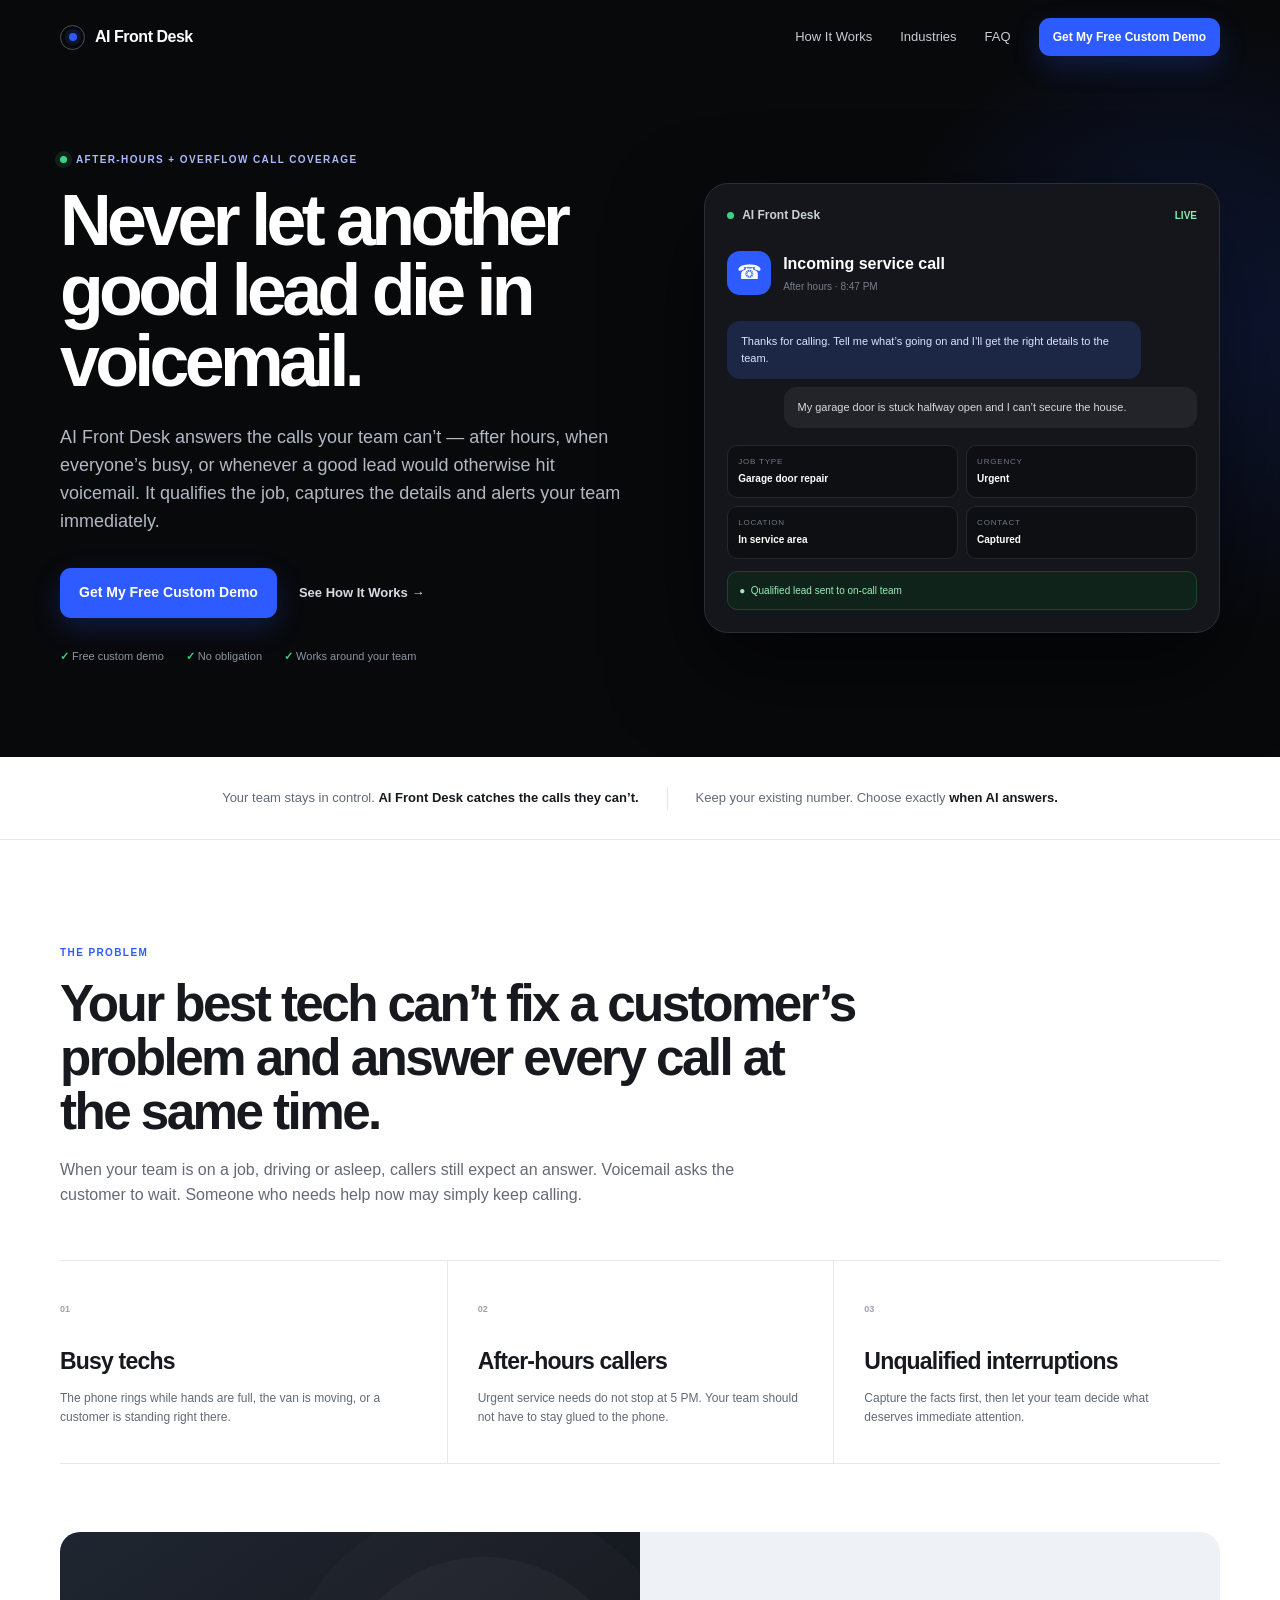
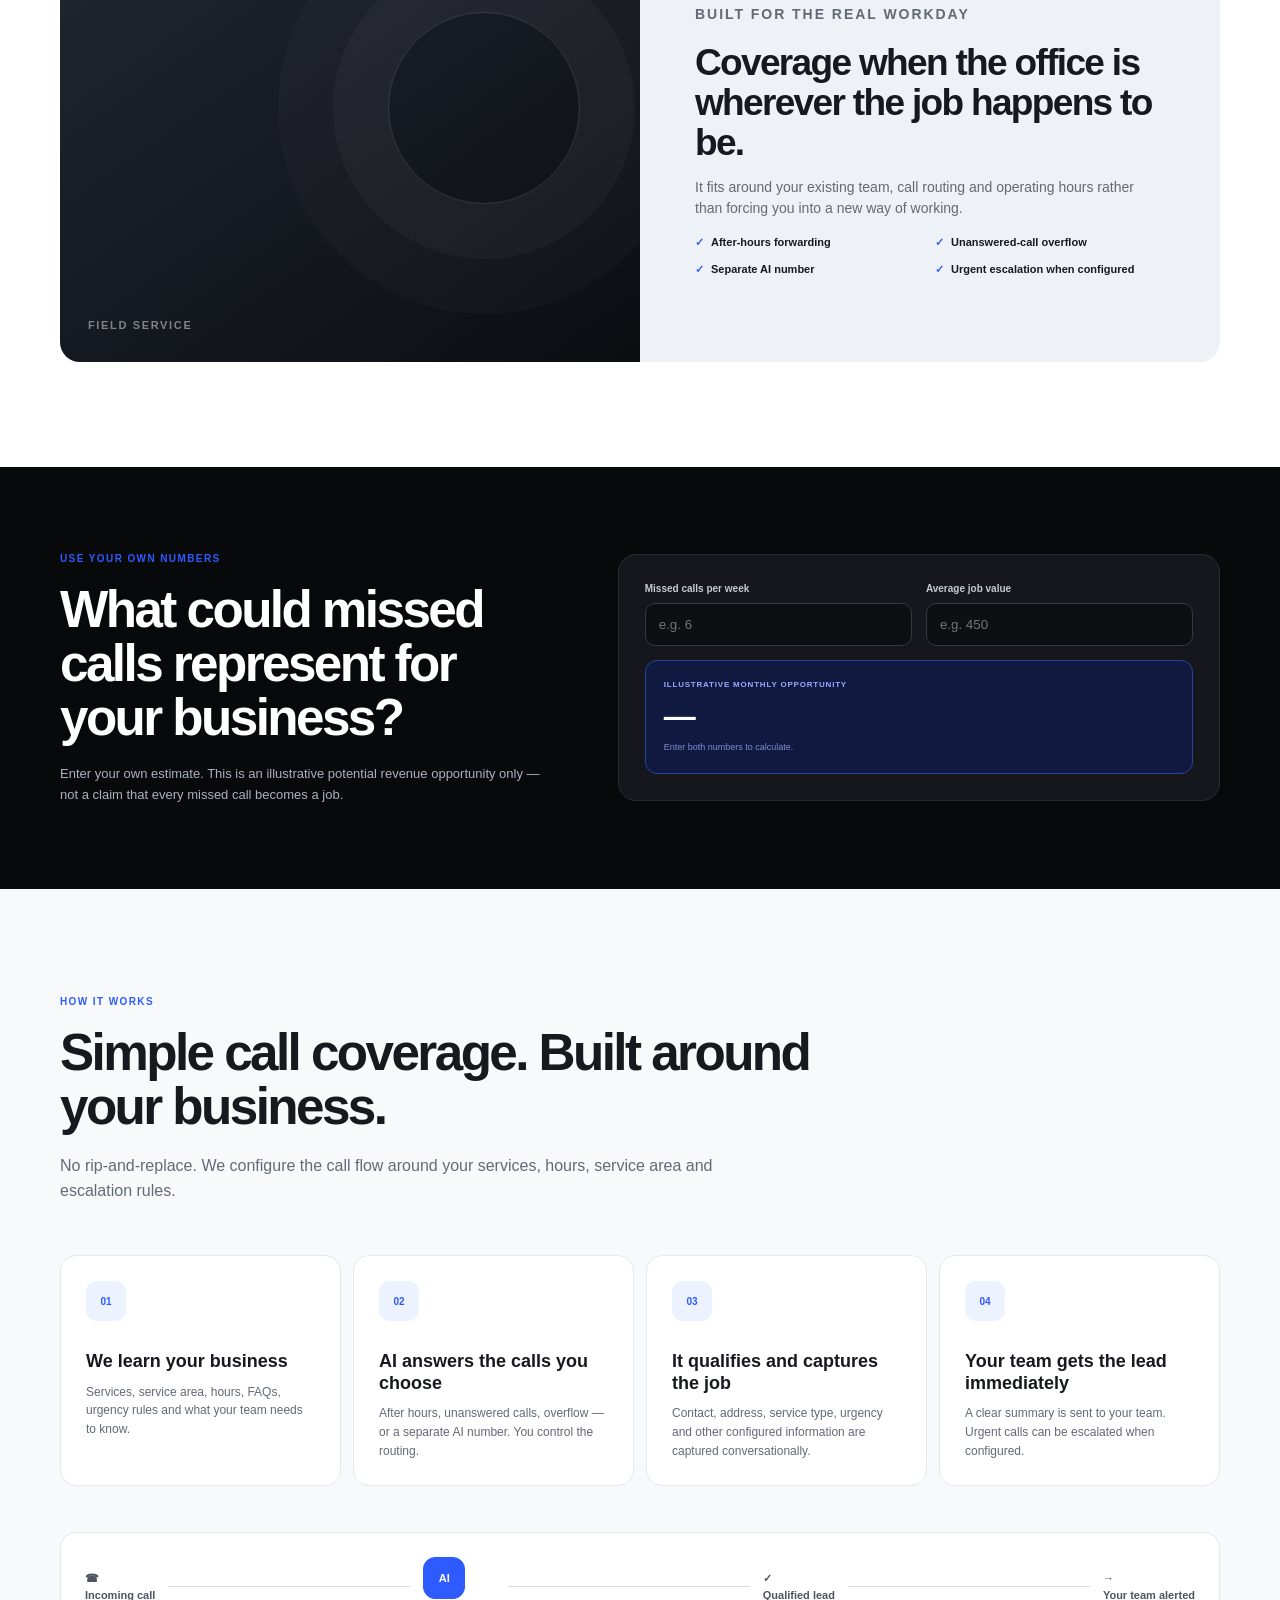
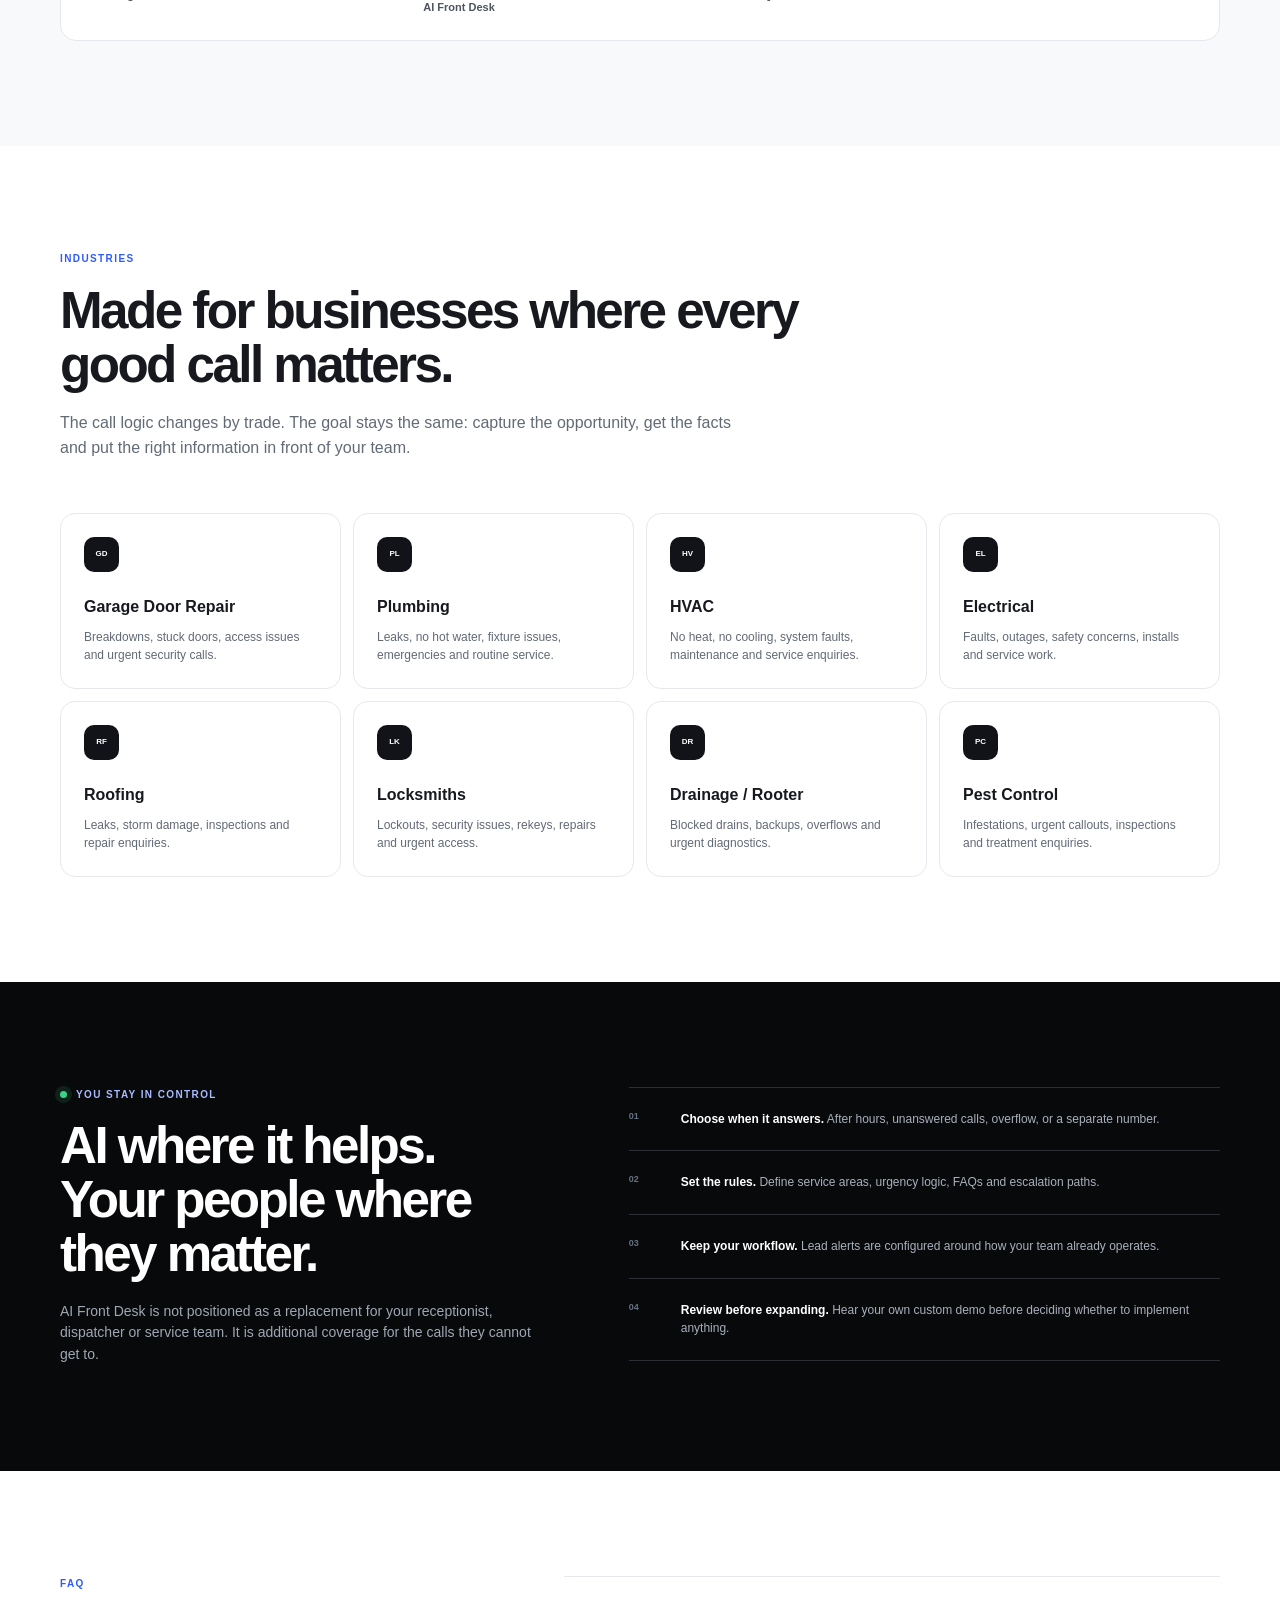
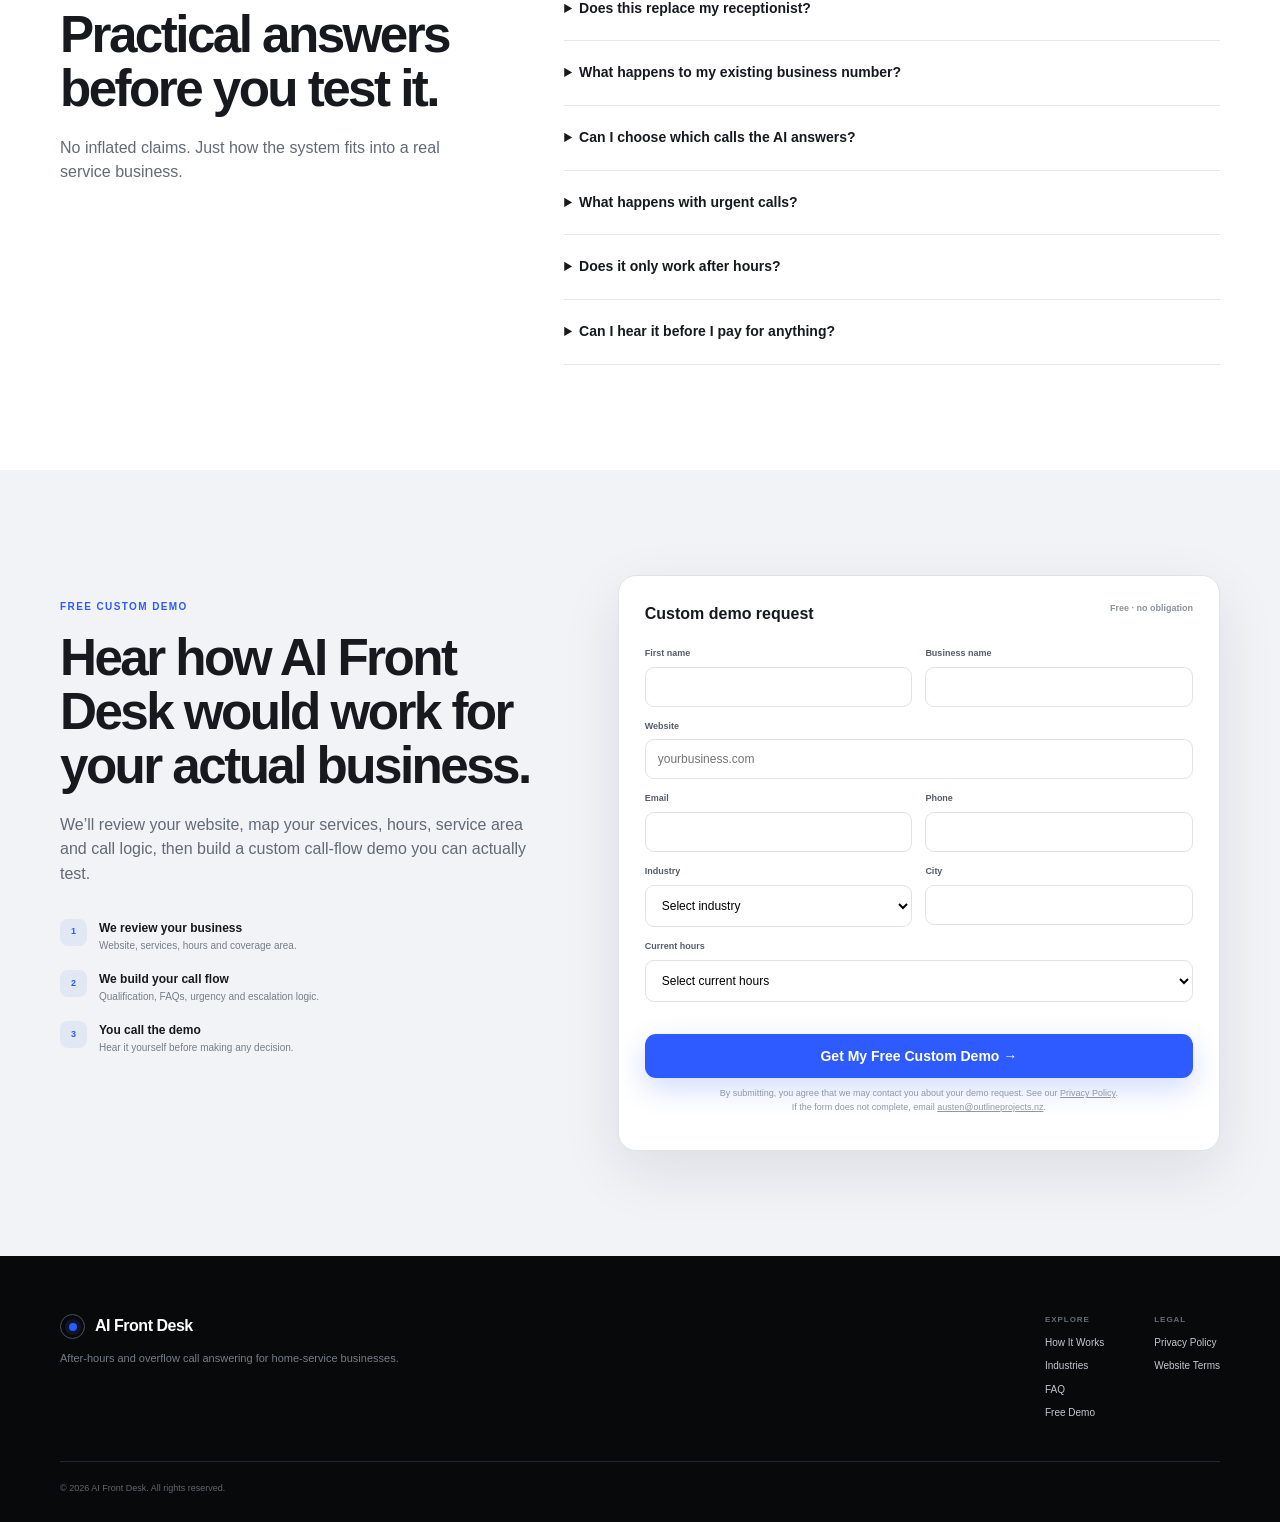
<file: ai-front-desk/index.html>
<!doctype html>
<html lang="en"><head><meta charset="utf-8"><meta name="viewport" content="width=device-width,initial-scale=1"><title>AI Front Desk | After-Hours & Overflow Call Answering</title><meta name="description" content="AI Front Desk answers the calls your team can't, qualifies the job, captures the lead and alerts your team. Built for home-service businesses."><meta name="robots" content="index,follow,max-image-preview:large"><meta name="theme-color" content="#08090b"><meta property="og:title" content="Never let another good lead die in voicemail."><meta property="og:description" content="After-hours and overflow AI phone answering built around your existing home-service business."><meta property="og:type" content="website"><link rel="apple-touch-icon" sizes="180x180" href="apple-touch-icon.png"><link rel="icon" href="data:image/svg+xml,%3Csvg xmlns='http://www.w3.org/2000/svg' viewBox='0 0 64 64'%3E%3Crect width='64' height='64' rx='16' fill='%2308090b'/%3E%3Ccircle cx='32' cy='32' r='8' fill='%232d5bff'/%3E%3C/svg%3E"><script type="application/ld+json">{"@context":"https://schema.org","@type":"Organization","name":"AI Front Desk","description":"AI phone answering and lead capture for home-service businesses.","makesOffer":{"@type":"Offer","name":"Free Custom Demo","price":"0","priceCurrency":"USD"}}</script><style>
:root{--ink:#08090b;--text:#17191e;--muted:#626a76;--line:#e5e8ee;--soft:#f5f7fa;--blue:#2d5bff;--blue2:#1946e8;--green:#39d487;--r:20px}*{box-sizing:border-box}html{scroll-behavior:smooth}body{margin:0;font-family:Inter,-apple-system,BlinkMacSystemFont,"Segoe UI",Arial,sans-serif;color:var(--text);line-height:1.55;background:#fff;-webkit-font-smoothing:antialiased}a{text-decoration:none;color:inherit}.wrap{width:min(1160px,calc(100% - 40px));margin:auto}.dark{background:var(--ink);color:#fff}.nav{position:fixed;z-index:50;inset:0 0 auto;color:#fff;border-bottom:1px solid transparent}.nav.on{background:rgba(8,9,11,.9);backdrop-filter:blur(14px);border-color:#22252b}.navin{height:74px;display:flex;align-items:center;gap:28px}.brand{display:flex;align-items:center;gap:10px;font-weight:800;letter-spacing:-.03em}.logo{width:25px;height:25px;border:1px solid #4b4f58;border-radius:50%;display:grid;place-items:center}.logo:after{content:"";width:8px;height:8px;border-radius:50%;background:var(--blue);box-shadow:0 0 0 4px #2d5bff26}.links{display:flex;gap:28px;margin-left:auto;font-size:13px;color:#c7ccd5}.btn{display:inline-flex;align-items:center;justify-content:center;background:var(--blue);color:#fff;border:0;border-radius:11px;padding:14px 19px;font-weight:800;font-size:14px;box-shadow:0 10px 28px #2d5bff38;transition:.2s}.btn:hover{background:var(--blue2);transform:translateY(-1px)}.btn.sm{padding:10px 14px;font-size:12px}.hero{padding:152px 0 92px;overflow:hidden;position:relative}.hero:after{content:"";position:absolute;width:650px;height:650px;right:-230px;top:0;background:radial-gradient(circle,#2d5bff30,transparent 68%);border-radius:50%}.herogrid{display:grid;grid-template-columns:1.05fr .95fr;gap:74px;align-items:center;position:relative;z-index:2}.eyebrow{font-size:10px;font-weight:900;letter-spacing:.14em;color:var(--blue);margin:0 0 17px}.eyebrow.live{color:#aabaff}.eyebrow.live:before{content:"";display:inline-block;width:7px;height:7px;border-radius:50%;background:var(--green);margin-right:9px;box-shadow:0 0 0 5px #39d4871f}.hero h1{font-size:clamp(48px,5.6vw,78px);line-height:.99;letter-spacing:-.065em;margin:0;max-width:680px}.hero .lead{font-size:18px;color:#b2b9c4;max-width:650px;margin:27px 0 0}.actions{display:flex;gap:22px;align-items:center;margin-top:32px}.secondary{font-size:13px;font-weight:800;color:#d7dbe2}.proof{display:flex;gap:22px;flex-wrap:wrap;color:#8d95a2;font-size:11px;margin-top:30px}.proof b{color:var(--green)}.phone{position:relative;background:#14161b;border:1px solid #2b2e36;border-radius:24px;padding:22px;box-shadow:0 35px 90px #0009}.phonetop{display:flex;align-items:center;gap:8px;color:#cbd0d8;font-size:12px;font-weight:800}.dot{width:7px;height:7px;border-radius:50%;background:var(--green)}.phonetop small{margin-left:auto;color:#7df0ad}.call{display:flex;align-items:center;gap:12px;margin:26px 0}.calli{width:44px;height:44px;border-radius:13px;background:var(--blue);display:grid;place-items:center;font-size:20px}.call strong,.call span{display:block}.call span{font-size:10px;color:#777f8b;margin-top:2px}.bubble{padding:12px 14px;border-radius:13px;font-size:11px;max-width:88%;margin:8px 0}.ai{background:#1c2746;color:#dce4ff}.caller{background:#22242a;margin-left:auto;color:#d5d9e0}.qual{display:grid;grid-template-columns:1fr 1fr;gap:8px;margin-top:17px}.qual div{background:#0d0f12;border:1px solid #24272e;border-radius:10px;padding:10px}.qual span,.qual strong{display:block}.qual span{font-size:8px;color:#707987;letter-spacing:.1em}.qual strong{font-size:10px;margin-top:3px}.alert{margin-top:12px;padding:11px;border-radius:10px;background:#10231a;border:1px solid #20452f;color:#9cedbb;font-size:10px}.strip{border-bottom:1px solid var(--line)}.stripin{min-height:82px;display:flex;justify-content:center;align-items:center;gap:28px;text-align:center;font-size:13px;color:#626a76}.stripin strong{color:#17191e}.vline{width:1px;height:24px;background:var(--line)}section.std{padding:105px 0}.head{max-width:800px;margin-bottom:52px}.head h2,.calc-copy h2,.control h2,.demo-copy h2{font-size:clamp(36px,4vw,57px);line-height:1.05;letter-spacing:-.05em;margin:0}.head>p:last-child,.calc-copy>p:last-child,.control>p:last-child,.demo-copy>p:last-of-type{color:var(--muted);font-size:16px;max-width:700px;margin:20px 0 0}.pain{display:grid;grid-template-columns:repeat(3,1fr);border-block:1px solid var(--line)}.pain article{padding:34px 30px 36px 0}.pain article+article{padding-left:30px;border-left:1px solid var(--line)}.n{font-size:9px;color:#9ca3af;font-weight:900}.pain h3{font-size:23px;letter-spacing:-.035em;margin:24px 0 10px}.pain p,.step p,.industry p{font-size:12px;color:var(--muted);margin:0}.reality{margin-top:68px;background:#eef1f5;border-radius:var(--r);display:grid;grid-template-columns:1fr 1fr;overflow:hidden}.photo{min-height:430px;background:linear-gradient(145deg,#202631,#0b0d11);position:relative}.photo:before{content:"FIELD SERVICE";position:absolute;left:28px;bottom:28px;color:#ffffff77;font-size:11px;letter-spacing:.15em;font-weight:900}.photo:after{content:"";position:absolute;width:190px;height:190px;border:1px solid #ffffff25;border-radius:50%;right:60px;top:80px;box-shadow:0 0 0 55px #ffffff08,0 0 0 110px #ffffff05}.realcopy{padding:55px;align-self:center}.realcopy h3{font-size:37px;line-height:1.08;letter-spacing:-.045em;margin:0}.realcopy p{color:var(--muted);font-size:14px}.checks{display:grid;grid-template-columns:1fr 1fr;gap:10px;list-style:none;padding:0;font-size:11px;font-weight:800}.checks li:before{content:"✓";color:var(--blue);margin-right:7px}.calcsec{padding:84px 0}.calcgrid{display:grid;grid-template-columns:.9fr 1.1fr;gap:65px;align-items:center}.calc-copy>p:last-child{color:#aab2be;font-size:13px}.calculator{background:#15171d;border:1px solid #2a2d35;border-radius:18px;padding:26px;display:grid;grid-template-columns:1fr 1fr;gap:14px}.calculator label{font-size:10px;color:#c4cad3;font-weight:800}.calculator input{display:block;width:100%;margin-top:7px;background:#0d0f13;border:1px solid #343844;border-radius:10px;padding:13px;color:#fff;outline:0}.result{grid-column:1/-1;background:#101a40;border:1px solid #27439d;border-radius:12px;padding:18px}.result span,.result strong,.result small{display:block}.result span{font-size:8px;color:#98aaff;letter-spacing:.1em;font-weight:900}.result strong{font-size:32px;letter-spacing:-.04em}.result small{color:#7d8fcf;font-size:9px}.soft{background:#f8f9fb}.steps{display:grid;grid-template-columns:repeat(4,1fr);gap:12px}.step{border:1px solid var(--line);background:#fff;border-radius:16px;padding:25px}.step .num{width:40px;height:40px;border-radius:11px;background:#edf2ff;color:var(--blue);display:grid;place-items:center;font-size:10px;font-weight:900}.step h3{font-size:18px;line-height:1.2;margin:30px 0 10px}.flow{margin-top:46px;padding:24px;border:1px solid var(--line);background:#fff;border-radius:16px;display:flex;align-items:center;justify-content:space-between;gap:13px;font-size:11px;font-weight:800;color:#4e5561}.flow b{width:42px;height:42px;display:grid;place-items:center;border:1px solid #dce0e6;border-radius:12px;background:#fafbfc}.flow .ai-box b{background:var(--blue);color:#fff;border-color:var(--blue)}.arrow{height:1px;background:#d8dce3;flex:1}.industries{display:grid;grid-template-columns:repeat(4,1fr);gap:12px}.industry{border:1px solid var(--line);border-radius:15px;padding:23px;min-height:170px}.tag{width:35px;height:35px;border-radius:10px;background:#111318;color:#fff;display:grid;place-items:center;font-size:8px;font-weight:900}.industry h3{margin:23px 0 8px;font-size:16px}.controlgrid{display:grid;grid-template-columns:.9fr 1.1fr;gap:85px}.control>p:last-child{color:#9fa7b4;font-size:14px}.control-list{border-top:1px solid #2b2e35}.control-list div{display:grid;grid-template-columns:34px 1fr;gap:18px;padding:22px 0;border-bottom:1px solid #2b2e35}.control-list span{font-size:9px;color:#657080;font-weight:900}.control-list p{margin:0;color:#a8b0bc;font-size:12px}.control-list strong{color:#fff}.faqgrid{display:grid;grid-template-columns:.78fr 1.22fr;gap:85px}.faq{border-top:1px solid var(--line)}details{border-bottom:1px solid var(--line)}summary{padding:21px 32px 21px 0;cursor:pointer;font-weight:800;font-size:14px}details p{color:var(--muted);font-size:12px;margin:0;padding:0 35px 22px 0}.demosec{background:#f1f3f7}.demogrid{display:grid;grid-template-columns:.9fr 1.1fr;gap:65px}.demo-copy{padding-top:24px}.demo-points{margin-top:32px}.demo-points div{display:flex;gap:12px;margin:17px 0}.demo-points span{width:27px;height:27px;border-radius:8px;background:#e2e7f4;color:var(--blue);display:grid;place-items:center;font-size:9px;font-weight:900;flex:0 0 auto}.demo-points p{margin:0;font-size:12px}.demo-points small{display:block;color:#767e8a}.formcard{background:#fff;border:1px solid #dfe3e9;border-radius:18px;padding:26px;box-shadow:0 20px 60px #10182818}.formhead{display:flex;justify-content:space-between;margin-bottom:20px;font-weight:800}.formhead small{font-size:9px;color:#8b929d}.formgrid{display:grid;grid-template-columns:1fr 1fr;gap:13px}.formgrid label{font-size:9px;font-weight:800;color:#555d68}.formgrid input,.formgrid select{width:100%;margin-top:6px;padding:12px;border:1px solid #dfe2e7;border-radius:9px;background:#fff;font-size:12px;outline:0}.formgrid input:focus,.formgrid select:focus{border-color:#7792ff;box-shadow:0 0 0 3px #2d5bff14}.span2{grid-column:1/-1}.honey{position:absolute;left:-9999px}.full{width:100%;margin-top:18px}.privacy-note{text-align:center;color:#9198a2;font-size:9px}.privacy-note a{text-decoration:underline}.error{color:#b23a3a;font-size:10px;min-height:14px}.footer{padding:58px 0 26px}.footerin{display:flex;justify-content:space-between;gap:50px}.footer p{color:#737c89;font-size:11px}.footlinks{display:flex;gap:50px}.footlinks div{display:flex;flex-direction:column;gap:8px;font-size:10px;color:#c1c7d0}.footlinks strong{color:#636c79;font-size:8px;letter-spacing:.12em}.copy{border-top:1px solid #24272d;margin-top:40px;padding-top:20px;color:#5f6772;font-size:9px}.mobilecta,.menubtn,.mobilemenu{display:none}@media(max-width:900px){.links{display:none}.herogrid,.reality,.calcgrid,.controlgrid,.faqgrid,.demogrid{grid-template-columns:1fr}.steps,.industries{grid-template-columns:1fr 1fr}.hero{padding-top:128px}.hero-visual{max-width:600px}.realcopy{padding:42px}.faqgrid{gap:30px}}@media(max-width:650px){.wrap{width:calc(100% - 28px)}section.std{padding:72px 0}.navin>.btn{display:none}.menubtn{display:block;margin-left:auto;background:none;border:0;color:#fff;font-size:23px}.mobilemenu.open{display:grid;position:absolute;top:68px;left:0;right:0;background:#08090b;padding:10px 18px 20px}.mobilemenu a{padding:11px;border-bottom:1px solid #222;font-size:13px}.navin{height:68px}.hero{padding:112px 0 65px}.hero h1{font-size:47px}.hero .lead{font-size:15px}.actions{flex-direction:column;align-items:stretch}.secondary{text-align:center}.stripin{flex-direction:column;padding:20px;gap:8px}.vline{width:55px;height:1px}.pain{grid-template-columns:1fr}.pain article{padding:25px 0}.pain article+article{border-left:0;border-top:1px solid var(--line);padding-left:0}.realcopy{padding:34px 24px}.realcopy h3{font-size:30px}.photo{min-height:280px}.checks{grid-template-columns:1fr}.calculator,.formgrid{grid-template-columns:1fr}.result,.span2{grid-column:1}.steps,.industries{grid-template-columns:1fr}.flow{flex-direction:column;align-items:stretch}.flow>div{text-align:center}.arrow{height:18px;width:1px;margin:auto}.footerin{flex-direction:column}.mobilecta{display:flex;position:fixed;z-index:40;bottom:12px;left:12px;right:12px;background:var(--blue);color:#fff;border-radius:11px;justify-content:center;padding:14px;font-size:12px;font-weight:900;box-shadow:0 12px 30px #0005}.mobilecta.hide{transform:translateY(80px)}.copy{padding-bottom:55px}}
</style></head><body><header class="nav" id="nav"><div class="wrap navin"><a href="#top" class="brand"><span class="logo"></span>AI Front Desk</a><nav class="links"><a href="#how">How It Works</a><a href="#industries">Industries</a><a href="#faq">FAQ</a></nav><a class="btn sm" href="#demo" data-track="header_demo">Get My Free Custom Demo</a><button class="menubtn" id="menubtn" aria-label="Menu">☰</button></div><nav class="mobilemenu" id="mobilemenu"><a href="#how">How It Works</a><a href="#industries">Industries</a><a href="#faq">FAQ</a><a href="#demo">Free Demo</a></nav></header><main id="top"><section class="hero dark"><div class="wrap herogrid"><div><p class="eyebrow live">AFTER-HOURS + OVERFLOW CALL COVERAGE</p><h1>Never let another good lead die in voicemail.</h1><p class="lead">AI Front Desk answers the calls your team can’t — after hours, when everyone’s busy, or whenever a good lead would otherwise hit voicemail. It qualifies the job, captures the details and alerts your team immediately.</p><div class="actions"><a href="#demo" class="btn" data-track="hero_demo">Get My Free Custom Demo</a><a href="#how" class="secondary">See How It Works →</a></div><div class="proof"><span><b>✓</b> Free custom demo</span><span><b>✓</b> No obligation</span><span><b>✓</b> Works around your team</span></div></div><div class="phone"><div class="phonetop"><span class="dot"></span> AI Front Desk <small>LIVE</small></div><div class="call"><div class="calli">☎</div><div><strong>Incoming service call</strong><span>After hours · 8:47 PM</span></div></div><div class="bubble ai">Thanks for calling. Tell me what’s going on and I’ll get the right details to the team.</div><div class="bubble caller">My garage door is stuck halfway open and I can’t secure the house.</div><div class="qual"><div><span>JOB TYPE</span><strong>Garage door repair</strong></div><div><span>URGENCY</span><strong>Urgent</strong></div><div><span>LOCATION</span><strong>In service area</strong></div><div><span>CONTACT</span><strong>Captured</strong></div></div><div class="alert">● &nbsp;Qualified lead sent to on-call team</div></div></div></section><section class="strip"><div class="wrap stripin"><p>Your team stays in control. <strong>AI Front Desk catches the calls they can’t.</strong></p><div class="vline"></div><p>Keep your existing number. Choose exactly <strong>when AI answers.</strong></p></div></section><section class="std"><div class="wrap"><div class="head"><p class="eyebrow">THE PROBLEM</p><h2>Your best tech can’t fix a customer’s problem and answer every call at the same time.</h2><p>When your team is on a job, driving or asleep, callers still expect an answer. Voicemail asks the customer to wait. Someone who needs help now may simply keep calling.</p></div><div class="pain"><article><span class="n">01</span><h3>Busy techs</h3><p>The phone rings while hands are full, the van is moving, or a customer is standing right there.</p></article><article><span class="n">02</span><h3>After-hours callers</h3><p>Urgent service needs do not stop at 5 PM. Your team should not have to stay glued to the phone.</p></article><article><span class="n">03</span><h3>Unqualified interruptions</h3><p>Capture the facts first, then let your team decide what deserves immediate attention.</p></article></div><div class="reality"><div class="photo"></div><div class="realcopy"><p class="eyebrow">BUILT FOR THE REAL WORKDAY</p><h3>Coverage when the office is wherever the job happens to be.</h3><p>It fits around your existing team, call routing and operating hours rather than forcing you into a new way of working.</p><ul class="checks"><li>After-hours forwarding</li><li>Unanswered-call overflow</li><li>Separate AI number</li><li>Urgent escalation when configured</li></ul></div></div></div></section><section class="calcsec dark"><div class="wrap calcgrid"><div class="calc-copy"><p class="eyebrow">USE YOUR OWN NUMBERS</p><h2>What could missed calls represent for your business?</h2><p>Enter your own estimate. This is an illustrative potential revenue opportunity only — not a claim that every missed call becomes a job.</p></div><div class="calculator"><label>Missed calls per week<input id="missed" type="number" min="0" placeholder="e.g. 6"></label><label>Average job value<input id="value" type="number" min="0" placeholder="e.g. 450"></label><div class="result"><span>ILLUSTRATIVE MONTHLY OPPORTUNITY</span><strong id="result">—</strong><small id="calcnote">Enter both numbers to calculate.</small></div></div></div></section><section class="std soft" id="how"><div class="wrap"><div class="head"><p class="eyebrow">HOW IT WORKS</p><h2>Simple call coverage. Built around your business.</h2><p>No rip-and-replace. We configure the call flow around your services, hours, service area and escalation rules.</p></div><div class="steps"><article class="step"><span class="num">01</span><h3>We learn your business</h3><p>Services, service area, hours, FAQs, urgency rules and what your team needs to know.</p></article><article class="step"><span class="num">02</span><h3>AI answers the calls you choose</h3><p>After hours, unanswered calls, overflow — or a separate AI number. You control the routing.</p></article><article class="step"><span class="num">03</span><h3>It qualifies and captures the job</h3><p>Contact, address, service type, urgency and other configured information are captured conversationally.</p></article><article class="step"><span class="num">04</span><h3>Your team gets the lead immediately</h3><p>A clear summary is sent to your team. Urgent calls can be escalated when configured.</p></article></div><div class="flow"><div>☎<br>Incoming call</div><span class="arrow"></span><div class="ai-box"><b>AI</b>AI Front Desk</div><span class="arrow"></span><div>✓<br>Qualified lead</div><span class="arrow"></span><div>→<br>Your team alerted</div></div></div></section><section class="std" id="industries"><div class="wrap"><div class="head"><p class="eyebrow">INDUSTRIES</p><h2>Made for businesses where every good call matters.</h2><p>The call logic changes by trade. The goal stays the same: capture the opportunity, get the facts and put the right information in front of your team.</p></div><div class="industries"><article class="industry"><div class="tag">GD</div><h3>Garage Door Repair</h3><p>Breakdowns, stuck doors, access issues and urgent security calls.</p></article><article class="industry"><div class="tag">PL</div><h3>Plumbing</h3><p>Leaks, no hot water, fixture issues, emergencies and routine service.</p></article><article class="industry"><div class="tag">HV</div><h3>HVAC</h3><p>No heat, no cooling, system faults, maintenance and service enquiries.</p></article><article class="industry"><div class="tag">EL</div><h3>Electrical</h3><p>Faults, outages, safety concerns, installs and service work.</p></article><article class="industry"><div class="tag">RF</div><h3>Roofing</h3><p>Leaks, storm damage, inspections and repair enquiries.</p></article><article class="industry"><div class="tag">LK</div><h3>Locksmiths</h3><p>Lockouts, security issues, rekeys, repairs and urgent access.</p></article><article class="industry"><div class="tag">DR</div><h3>Drainage / Rooter</h3><p>Blocked drains, backups, overflows and urgent diagnostics.</p></article><article class="industry"><div class="tag">PC</div><h3>Pest Control</h3><p>Infestations, urgent callouts, inspections and treatment enquiries.</p></article></div></div></section><section class="std dark"><div class="wrap controlgrid"><div class="control"><p class="eyebrow live">YOU STAY IN CONTROL</p><h2>AI where it helps. Your people where they matter.</h2><p>AI Front Desk is not positioned as a replacement for your receptionist, dispatcher or service team. It is additional coverage for the calls they cannot get to.</p></div><div class="control-list"><div><span>01</span><p><strong>Choose when it answers.</strong> After hours, unanswered calls, overflow, or a separate number.</p></div><div><span>02</span><p><strong>Set the rules.</strong> Define service areas, urgency logic, FAQs and escalation paths.</p></div><div><span>03</span><p><strong>Keep your workflow.</strong> Lead alerts are configured around how your team already operates.</p></div><div><span>04</span><p><strong>Review before expanding.</strong> Hear your own custom demo before deciding whether to implement anything.</p></div></div></div></section><section class="std" id="faq"><div class="wrap faqgrid"><div class="head"><p class="eyebrow">FAQ</p><h2>Practical answers before you test it.</h2><p>No inflated claims. Just how the system fits into a real service business.</p></div><div class="faq"><details><summary>Does this replace my receptionist?</summary><p>No. It adds coverage around your existing team. Your people stay in control.</p></details><details><summary>What happens to my existing business number?</summary><p>You can keep it. Calls can forward after hours, on unanswered calls, during overflow, or you can use a separate AI number.</p></details><details><summary>Can I choose which calls the AI answers?</summary><p>Yes. Handling is configured around your rules and chosen coverage windows.</p></details><details><summary>What happens with urgent calls?</summary><p>The flow can identify configured urgency signals and escalate or transfer urgent jobs to an on-call person when set up.</p></details><details><summary>Does it only work after hours?</summary><p>No. It can also handle overflow or unanswered calls during the day.</p></details><details><summary>Can I hear it before I pay for anything?</summary><p>Yes. The custom demo is free and carries no obligation. We build it around your actual business so you can call it yourself.</p></details></div></div></section><section class="std demosec" id="demo"><div class="wrap demogrid"><div class="demo-copy"><p class="eyebrow">FREE CUSTOM DEMO</p><h2>Hear how AI Front Desk would work for your actual business.</h2><p>We’ll review your website, map your services, hours, service area and call logic, then build a custom call-flow demo you can actually test.</p><div class="demo-points"><div><span>1</span><p><strong>We review your business</strong><small>Website, services, hours and coverage area.</small></p></div><div><span>2</span><p><strong>We build your call flow</strong><small>Qualification, FAQs, urgency and escalation logic.</small></p></div><div><span>3</span><p><strong>You call the demo</strong><small>Hear it yourself before making any decision.</small></p></div></div></div><div class="formcard"><div class="formhead"><span>Custom demo request</span><small>Free · no obligation</small></div><form id="demoform" action="https://formsubmit.co/austen@outlineprojects.nz" method="POST" novalidate><input type="hidden" name="_subject" value="New AI Front Desk Custom Demo Request"><input type="hidden" name="_template" value="table"><input type="hidden" name="_autoresponse" value="Thanks for requesting an AI Front Desk custom demo. We’ve received your details and will review your business to build a call-flow demo around how you actually operate. There’s no obligation. We’ll follow up with the next step once your demo is ready."><input type="hidden" name="_next" id="next" value="https://outline-systems.github.io/baywide-dingos-os/ai-front-desk/thanks.html"><input type="hidden" name="_url" id="source" value="https://outline-systems.github.io/baywide-dingos-os/ai-front-desk/"><input class="honey" type="text" name="_honey" tabindex="-1"><div class="formgrid"><label>First name<input required name="First name" autocomplete="given-name"></label><label>Business name<input required name="Business name" autocomplete="organization"></label><label class="span2">Website<input required type="text" inputmode="url" autocomplete="url" name="Website" placeholder="yourbusiness.com"></label><label>Email<input required type="email" name="email" autocomplete="email"></label><label>Phone<input required type="tel" name="Phone" autocomplete="tel"></label><label>Industry<select required name="Industry"><option value="" disabled selected>Select industry</option><option>Garage Door Repair</option><option>Plumbing</option><option>HVAC</option><option>Electrical</option><option>Roofing</option><option>Locksmith</option><option>Drainage / Rooter</option><option>Pest Control</option><option>Other Home Service</option></select></label><label>City<input required name="City" autocomplete="address-level2"></label><label class="span2">Current hours<select required name="Current hours"><option value="" disabled selected>Select current hours</option><option>Monday–Friday business hours</option><option>Monday–Saturday</option><option>7 days a week</option><option>24/7</option><option>Variable / on-call hours</option><option>Seasonal hours</option><option>Other / varies</option></select></label></div><div class="error" id="err"></div><button class="btn full" type="submit" data-track="form_submit">Get My Free Custom Demo →</button><p class="privacy-note">By submitting, you agree that we may contact you about your demo request. See our <a href="privacy.html">Privacy Policy</a>.<br>If the form does not complete, email <a href="mailto:austen@outlineprojects.nz?subject=AI%20Front%20Desk%20Demo%20Request">austen@outlineprojects.nz</a>.</p></form></div></div></section></main><footer class="footer dark"><div class="wrap footerin"><div><a class="brand" href="#top"><span class="logo"></span>AI Front Desk</a><p>After-hours and overflow call answering for home-service businesses.</p></div><div class="footlinks"><div><strong>EXPLORE</strong><a href="#how">How It Works</a><a href="#industries">Industries</a><a href="#faq">FAQ</a><a href="#demo">Free Demo</a></div><div><strong>LEGAL</strong><a href="privacy.html">Privacy Policy</a><a href="terms.html">Website Terms</a></div></div></div><div class="wrap copy">© <span id="year"></span> AI Front Desk. All rights reserved.</div></footer><a class="mobilecta" id="mobilecta" href="#demo">Get My Free Custom Demo</a><script>
const nav=document.getElementById('nav');addEventListener('scroll',()=>nav.classList.toggle('on',scrollY>20),{passive:true});document.getElementById('menubtn').onclick=()=>document.getElementById('mobilemenu').classList.toggle('open');document.querySelectorAll('#mobilemenu a').forEach(a=>a.onclick=()=>document.getElementById('mobilemenu').classList.remove('open'));window.dataLayer=window.dataLayer||[];const track=(e,p={})=>window.dataLayer.push({event:e,...p});document.querySelectorAll('[data-track]').forEach(x=>x.addEventListener('click',()=>track('cta_click',{cta:x.dataset.track})));const missed=document.getElementById('missed'),value=document.getElementById('value'),res=document.getElementById('result'),note=document.getElementById('calcnote');function calc(){let a=+missed.value,b=+value.value;if(!a||!b){res.textContent='—';note.textContent='Enter both numbers to calculate.';return}let n=a*b*4.33;res.textContent=new Intl.NumberFormat('en-US',{style:'currency',currency:'USD',maximumFractionDigits:0}).format(n);note.textContent=`${a} missed calls/week × $${b.toLocaleString()} × 4.33 weeks.`;track('calculator_used')}missed.oninput=calc;value.oninput=calc;let started=false;const form=document.getElementById('demoform');form.addEventListener('focusin',()=>{if(!started){started=true;track('form_start')}});form.onsubmit=e=>{let bad=[...form.querySelectorAll('[required]')].filter(x=>!x.checkValidity());if(bad.length){e.preventDefault();document.getElementById('err').textContent='Please complete all required fields correctly.';bad[0].focus();track('form_validation_error');return}document.getElementById('next').value=new URL('thanks.html',location.href).href;document.getElementById('source').value=location.href;sessionStorage.setItem('afd_demo_submitted','1');track('form_submit_attempt')};document.getElementById('year').textContent=new Date().getFullYear();const demo=document.getElementById('demo'),mcta=document.getElementById('mobilecta');new IntersectionObserver(([x])=>mcta.classList.toggle('hide',x.isIntersecting),{threshold:.15}).observe(demo);
</script></body></html>
</file>
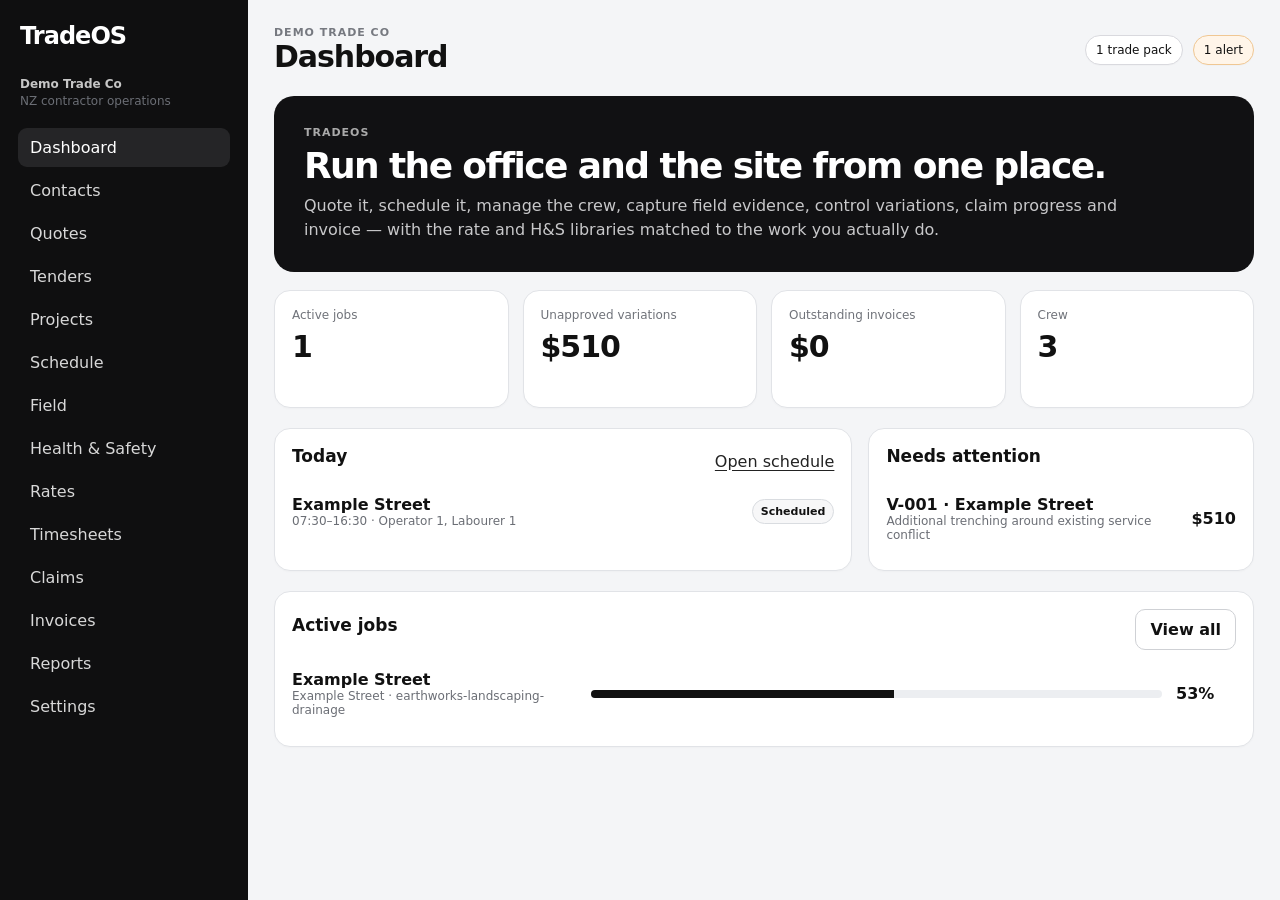
<file: tradeos/index.html>
<!doctype html>
<html lang="en">
<head>
  <meta charset="utf-8" />
  <meta name="viewport" content="width=device-width,initial-scale=1,viewport-fit=cover" />
  <meta name="theme-color" content="#111111" />
  <meta name="description" content="TradeOS — contractor operations software for quoting, scheduling, field work, H&S, claims and invoicing." />
  <title>TradeOS</title>
  <link rel="manifest" href="manifest.webmanifest" />
  <link rel="stylesheet" href="styles.css" />
</head>
<body>
  <div id="app" aria-live="polite"></div>
  <noscript>TradeOS requires JavaScript.</noscript>
  <script type="module" src="app.js"></script>
</body>
</html>
</file>
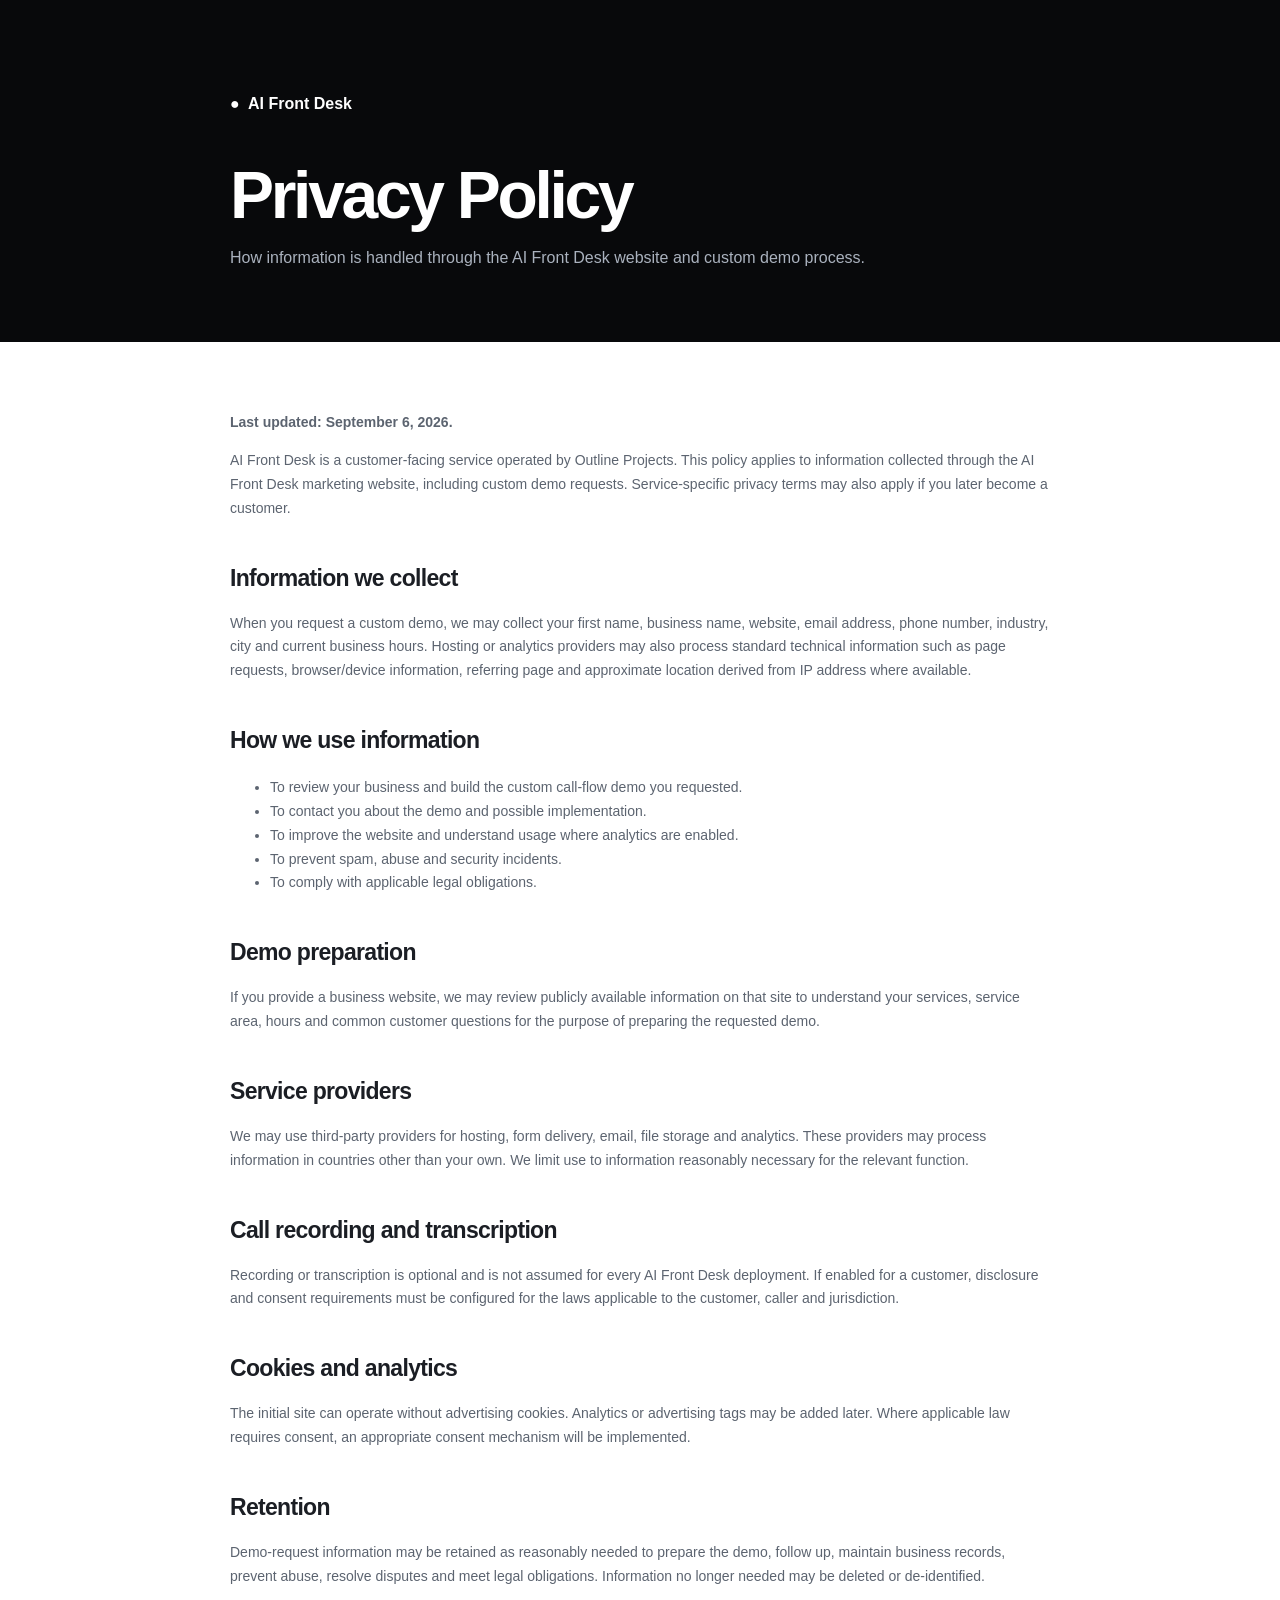
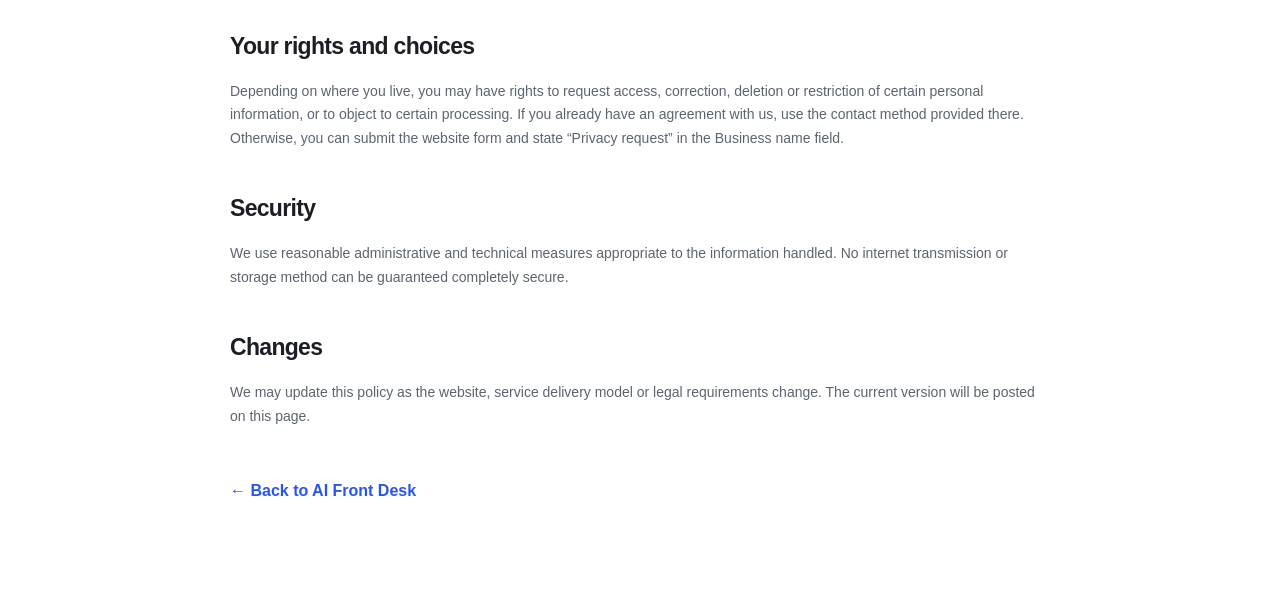
<file: ai-front-desk/privacy.html>
<!doctype html><html lang="en"><head><meta charset="utf-8"><meta name="viewport" content="width=device-width,initial-scale=1"><title>Privacy Policy | AI Front Desk</title><meta name="description" content="Privacy Policy for AI Front Desk."><meta name="theme-color" content="#08090b"><style>body{margin:0;font-family:Inter,-apple-system,BlinkMacSystemFont,"Segoe UI",Arial,sans-serif;color:#1b1e24;line-height:1.7}.hero{background:#08090b;color:#fff;padding:90px 0 55px}.wrap{width:min(820px,calc(100% - 36px));margin:auto}.brand{font-weight:800;text-decoration:none;color:#fff}.hero h1{font-size:clamp(42px,7vw,66px);letter-spacing:-.05em;line-height:1;margin:45px 0 14px}.hero p{color:#aab2be}.body{padding:55px 0 90px}.body h2{font-size:23px;letter-spacing:-.03em;margin:38px 0 8px}.body p,.body li{font-size:14px;color:#5c6470}.body a{color:#2855ee}.back{display:inline-block;margin-top:35px;color:#2855ee;text-decoration:none;font-weight:700}</style></head><body><section class="hero"><div class="wrap"><a class="brand" href="index.html">● &nbsp;AI Front Desk</a><h1>Privacy Policy</h1><p>How information is handled through the AI Front Desk website and custom demo process.</p></div></section><main class="body"><div class="wrap"><p><strong>Last updated: September 6, 2026.</strong></p><p>AI Front Desk is a customer-facing service operated by Outline Projects. This policy applies to information collected through the AI Front Desk marketing website, including custom demo requests. Service-specific privacy terms may also apply if you later become a customer.</p><h2>Information we collect</h2><p>When you request a custom demo, we may collect your first name, business name, website, email address, phone number, industry, city and current business hours. Hosting or analytics providers may also process standard technical information such as page requests, browser/device information, referring page and approximate location derived from IP address where available.</p><h2>How we use information</h2><ul><li>To review your business and build the custom call-flow demo you requested.</li><li>To contact you about the demo and possible implementation.</li><li>To improve the website and understand usage where analytics are enabled.</li><li>To prevent spam, abuse and security incidents.</li><li>To comply with applicable legal obligations.</li></ul><h2>Demo preparation</h2><p>If you provide a business website, we may review publicly available information on that site to understand your services, service area, hours and common customer questions for the purpose of preparing the requested demo.</p><h2>Service providers</h2><p>We may use third-party providers for hosting, form delivery, email, file storage and analytics. These providers may process information in countries other than your own. We limit use to information reasonably necessary for the relevant function.</p><h2>Call recording and transcription</h2><p>Recording or transcription is optional and is not assumed for every AI Front Desk deployment. If enabled for a customer, disclosure and consent requirements must be configured for the laws applicable to the customer, caller and jurisdiction.</p><h2>Cookies and analytics</h2><p>The initial site can operate without advertising cookies. Analytics or advertising tags may be added later. Where applicable law requires consent, an appropriate consent mechanism will be implemented.</p><h2>Retention</h2><p>Demo-request information may be retained as reasonably needed to prepare the demo, follow up, maintain business records, prevent abuse, resolve disputes and meet legal obligations. Information no longer needed may be deleted or de-identified.</p><h2>Your rights and choices</h2><p>Depending on where you live, you may have rights to request access, correction, deletion or restriction of certain personal information, or to object to certain processing. If you already have an agreement with us, use the contact method provided there. Otherwise, you can submit the website form and state “Privacy request” in the Business name field.</p><h2>Security</h2><p>We use reasonable administrative and technical measures appropriate to the information handled. No internet transmission or storage method can be guaranteed completely secure.</p><h2>Changes</h2><p>We may update this policy as the website, service delivery model or legal requirements change. The current version will be posted on this page.</p><a class="back" href="index.html">← Back to AI Front Desk</a></div></main></body></html>
</file>
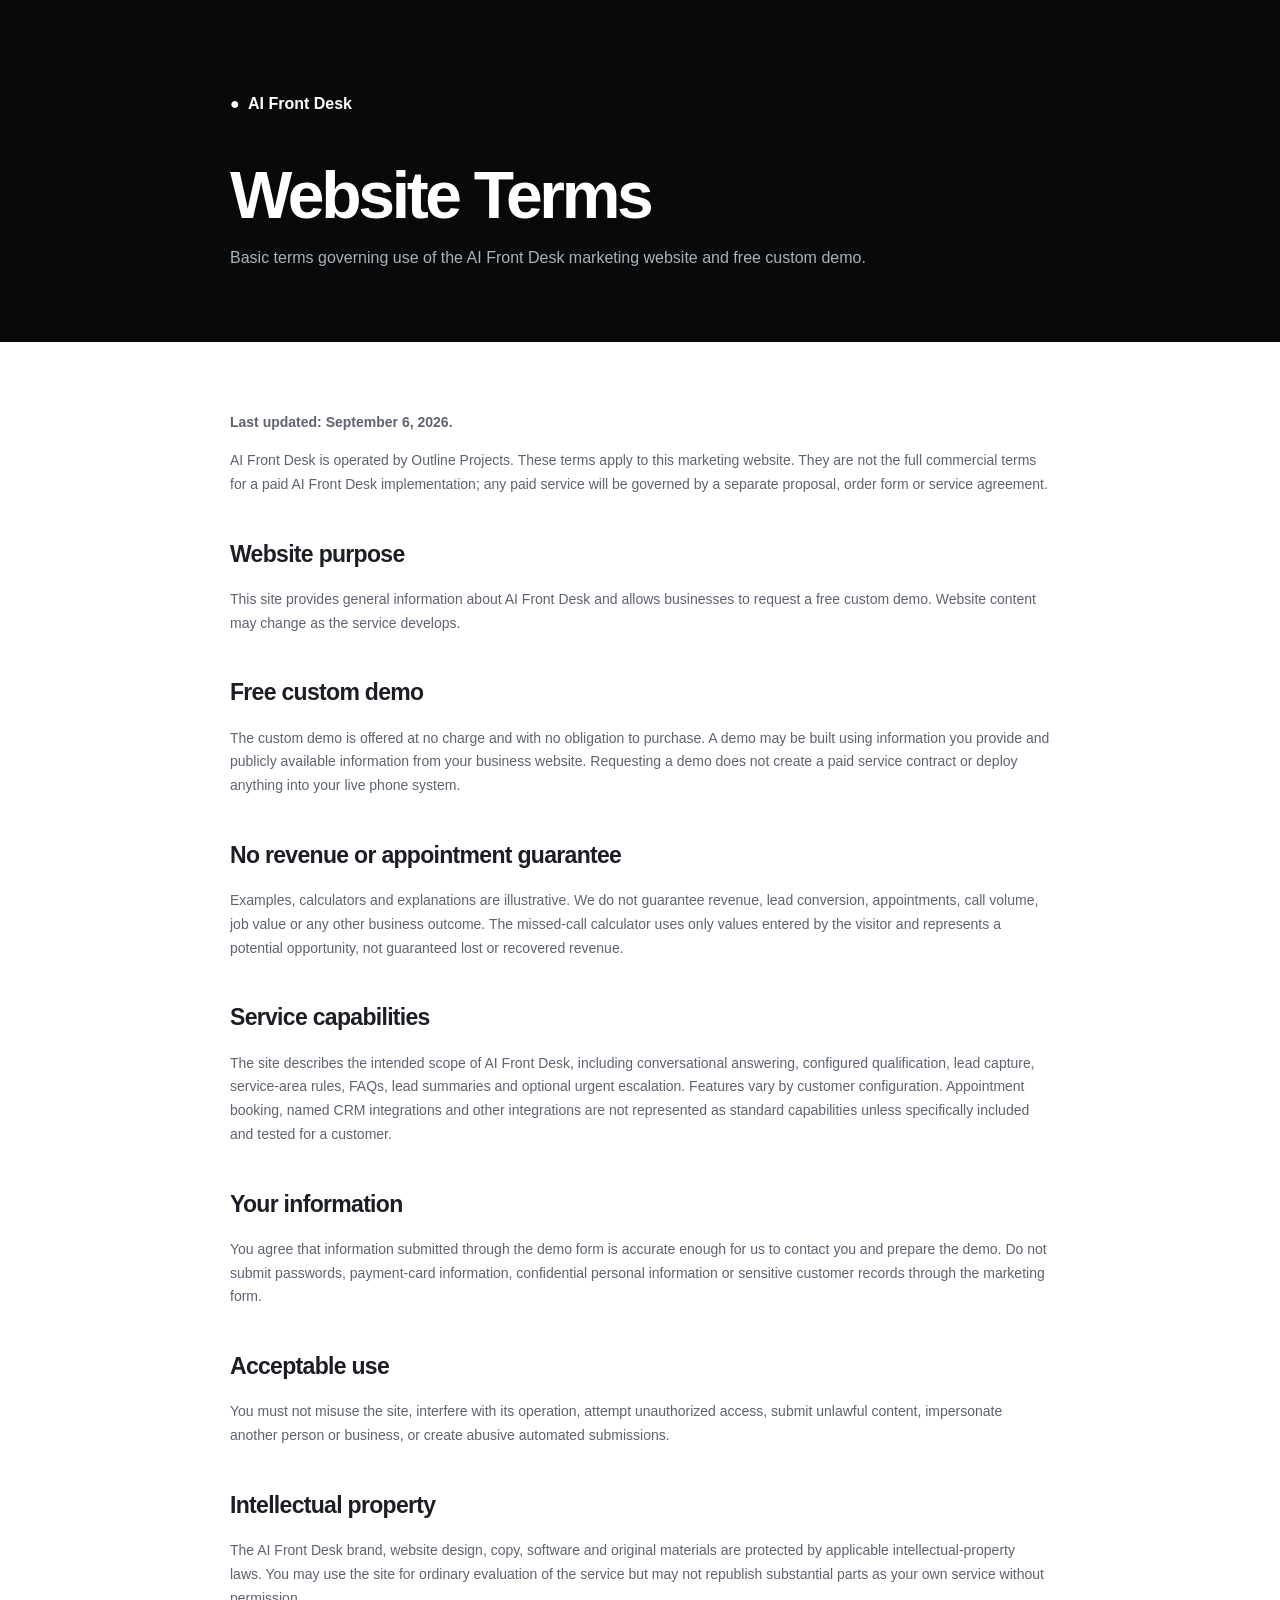
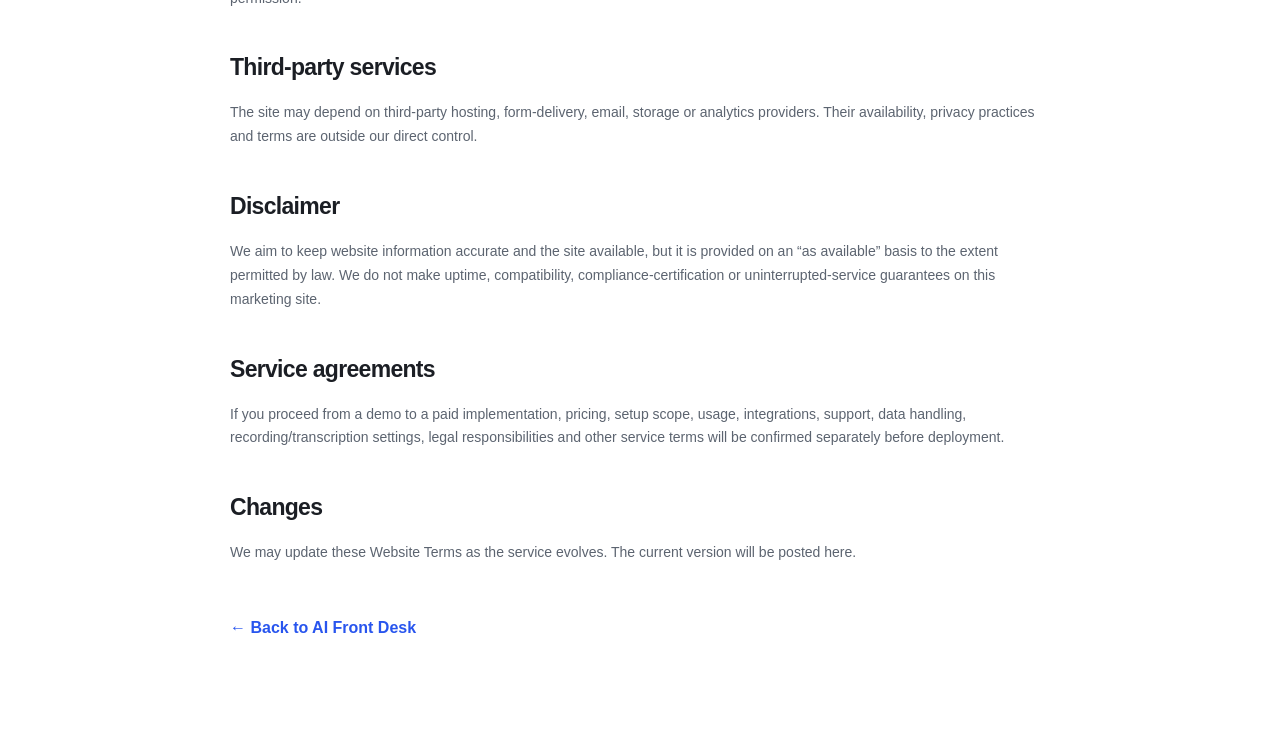
<file: ai-front-desk/terms.html>
<!doctype html><html lang="en"><head><meta charset="utf-8"><meta name="viewport" content="width=device-width,initial-scale=1"><title>Website Terms | AI Front Desk</title><meta name="description" content="Website terms for AI Front Desk."><meta name="theme-color" content="#08090b"><style>body{margin:0;font-family:Inter,-apple-system,BlinkMacSystemFont,"Segoe UI",Arial,sans-serif;color:#1b1e24;line-height:1.7}.hero{background:#08090b;color:#fff;padding:90px 0 55px}.wrap{width:min(820px,calc(100% - 36px));margin:auto}.brand{font-weight:800;text-decoration:none;color:#fff}.hero h1{font-size:clamp(42px,7vw,66px);letter-spacing:-.05em;line-height:1;margin:45px 0 14px}.hero p{color:#aab2be}.body{padding:55px 0 90px}.body h2{font-size:23px;letter-spacing:-.03em;margin:38px 0 8px}.body p,.body li{font-size:14px;color:#5c6470}.body a{color:#2855ee}.back{display:inline-block;margin-top:35px;color:#2855ee;text-decoration:none;font-weight:700}</style></head><body><section class="hero"><div class="wrap"><a class="brand" href="index.html">● &nbsp;AI Front Desk</a><h1>Website Terms</h1><p>Basic terms governing use of the AI Front Desk marketing website and free custom demo.</p></div></section><main class="body"><div class="wrap"><p><strong>Last updated: September 6, 2026.</strong></p><p>AI Front Desk is operated by Outline Projects. These terms apply to this marketing website. They are not the full commercial terms for a paid AI Front Desk implementation; any paid service will be governed by a separate proposal, order form or service agreement.</p><h2>Website purpose</h2><p>This site provides general information about AI Front Desk and allows businesses to request a free custom demo. Website content may change as the service develops.</p><h2>Free custom demo</h2><p>The custom demo is offered at no charge and with no obligation to purchase. A demo may be built using information you provide and publicly available information from your business website. Requesting a demo does not create a paid service contract or deploy anything into your live phone system.</p><h2>No revenue or appointment guarantee</h2><p>Examples, calculators and explanations are illustrative. We do not guarantee revenue, lead conversion, appointments, call volume, job value or any other business outcome. The missed-call calculator uses only values entered by the visitor and represents a potential opportunity, not guaranteed lost or recovered revenue.</p><h2>Service capabilities</h2><p>The site describes the intended scope of AI Front Desk, including conversational answering, configured qualification, lead capture, service-area rules, FAQs, lead summaries and optional urgent escalation. Features vary by customer configuration. Appointment booking, named CRM integrations and other integrations are not represented as standard capabilities unless specifically included and tested for a customer.</p><h2>Your information</h2><p>You agree that information submitted through the demo form is accurate enough for us to contact you and prepare the demo. Do not submit passwords, payment-card information, confidential personal information or sensitive customer records through the marketing form.</p><h2>Acceptable use</h2><p>You must not misuse the site, interfere with its operation, attempt unauthorized access, submit unlawful content, impersonate another person or business, or create abusive automated submissions.</p><h2>Intellectual property</h2><p>The AI Front Desk brand, website design, copy, software and original materials are protected by applicable intellectual-property laws. You may use the site for ordinary evaluation of the service but may not republish substantial parts as your own service without permission.</p><h2>Third-party services</h2><p>The site may depend on third-party hosting, form-delivery, email, storage or analytics providers. Their availability, privacy practices and terms are outside our direct control.</p><h2>Disclaimer</h2><p>We aim to keep website information accurate and the site available, but it is provided on an “as available” basis to the extent permitted by law. We do not make uptime, compatibility, compliance-certification or uninterrupted-service guarantees on this marketing site.</p><h2>Service agreements</h2><p>If you proceed from a demo to a paid implementation, pricing, setup scope, usage, integrations, support, data handling, recording/transcription settings, legal responsibilities and other service terms will be confirmed separately before deployment.</p><h2>Changes</h2><p>We may update these Website Terms as the service evolves. The current version will be posted here.</p><a class="back" href="index.html">← Back to AI Front Desk</a></div></main></body></html>
</file>
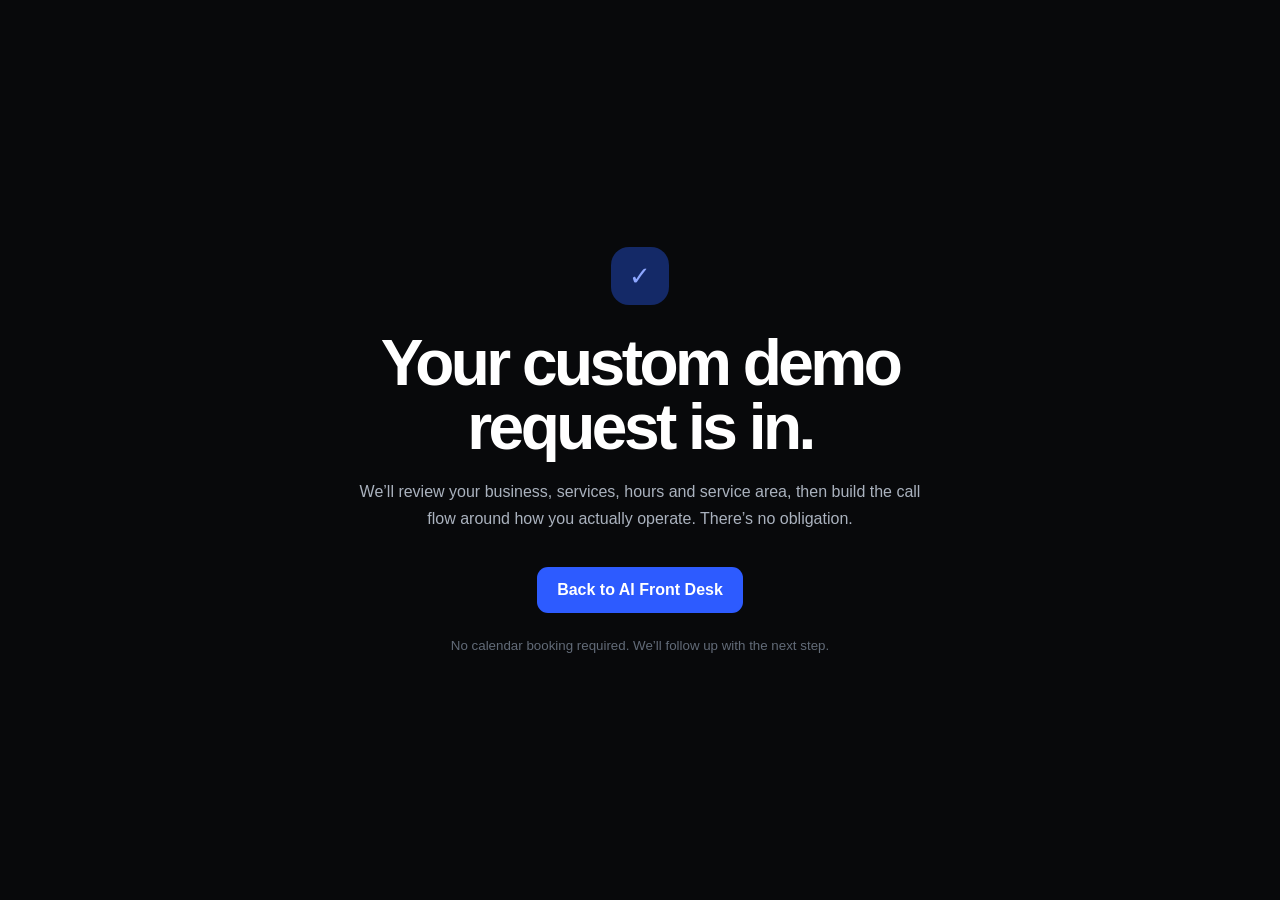
<file: ai-front-desk/thanks.html>
<!doctype html><html lang="en"><head><meta charset="utf-8"><meta name="viewport" content="width=device-width,initial-scale=1"><meta name="robots" content="noindex,nofollow"><meta name="theme-color" content="#08090b"><title>Demo Request Received | AI Front Desk</title><style>body{margin:0;min-height:100vh;display:grid;place-items:center;background:#08090b;color:#fff;font-family:Inter,-apple-system,BlinkMacSystemFont,"Segoe UI",Arial,sans-serif}.box{width:min(680px,calc(100% - 36px));text-align:center}.check{width:58px;height:58px;border-radius:18px;background:#142967;color:#8ea7ff;display:grid;place-items:center;margin:0 auto 26px;font-size:26px}.box h1{font-size:clamp(42px,7vw,64px);letter-spacing:-.055em;line-height:1;margin:0}.box p{color:#aab2be;line-height:1.65;max-width:590px;margin:20px auto}.btn{display:inline-block;margin-top:15px;background:#2d5bff;color:#fff;text-decoration:none;padding:14px 20px;border-radius:11px;font-weight:800}.box small{display:block;color:#626b78;margin-top:25px}</style></head><body><main class="box"><div class="check">✓</div><h1>Your custom demo request is in.</h1><p>We’ll review your business, services, hours and service area, then build the call flow around how you actually operate. There’s no obligation.</p><a class="btn" href="index.html">Back to AI Front Desk</a><small>No calendar booking required. We’ll follow up with the next step.</small></main><script>window.dataLayer=window.dataLayer||[];if(sessionStorage.getItem('afd_demo_submitted')){window.dataLayer.push({event:'form_submit_success'});sessionStorage.removeItem('afd_demo_submitted')}</script></body></html>
</file>
<file: tradeos/styles.css>
*{box-sizing:border-box}html,body{margin:0;padding:0;font-family:Inter,ui-sans-serif,system-ui,-apple-system,BlinkMacSystemFont,"Segoe UI",sans-serif;background:#f4f5f7;color:#111}button,input,select,textarea{font:inherit}button{cursor:pointer}textarea{min-height:110px;resize:vertical}.shell{min-height:100vh;display:grid;grid-template-columns:248px 1fr}.sidebar{background:#0f0f10;color:#fff;padding:22px 18px;position:sticky;top:0;height:100vh;overflow:auto}.brand{font-weight:850;font-size:24px;letter-spacing:-.04em;margin:0 2px 26px}.workspace{font-size:12px;color:#c6c6c6;margin:0 2px 18px;line-height:1.4}.nav{display:grid;gap:4px}.nav button{background:transparent;color:#d8d8d8;border:0;text-align:left;padding:10px 12px;border-radius:9px}.nav button.active,.nav button:hover{background:#252527;color:#fff}.main{padding:26px;max-width:1480px;width:100%;margin:0 auto}.topbar{display:flex;justify-content:space-between;align-items:center;gap:16px;margin-bottom:22px}.topbar h1{margin:0;font-size:30px;letter-spacing:-.035em}.pill{background:#fff;border:1px solid #d9d9de;border-radius:999px;padding:7px 10px;font-size:12px;box-shadow:0 1px 1px rgba(0,0,0,.02)}.pill.alert{background:#fff5e9;border-color:#f0c793}.grid{display:grid;grid-template-columns:repeat(4,minmax(0,1fr));gap:14px}.card{background:#fff;border:1px solid #e1e3e7;border-radius:16px;padding:17px;box-shadow:0 1px 2px rgba(0,0,0,.025)}.card.stat{min-height:118px}.metric{font-size:30px;font-weight:850;margin-top:7px;letter-spacing:-.035em}.label{font-size:12px;color:#70737a}.small{font-size:12px}.section{margin-top:20px}.section h2,.card h2{font-size:17px;margin:0 0 10px}.card h3{margin:0 0 8px}.section-head{display:flex;align-items:center;justify-content:space-between;gap:12px;margin-bottom:8px}.row{display:flex;gap:10px;align-items:center;flex-wrap:wrap}.btn{border:0;background:#111;color:#fff;border-radius:10px;padding:10px 14px;font-weight:750}.btn:hover{opacity:.9}.btn.secondary{background:#fff;color:#111;border:1px solid #cfd1d5}.link-btn{border:0;background:transparent;padding:4px 0;text-decoration:underline;text-underline-offset:3px;color:#222}.icon-btn{border:0;background:transparent;font-size:28px;line-height:1}.table-wrap{overflow:auto}.table{width:100%;border-collapse:collapse;min-width:760px}.table th,.table td{text-align:left;border-bottom:1px solid #eceef0;padding:12px;font-size:14px;vertical-align:top}.table tr:last-child td{border-bottom:0}.table th{font-size:11px;color:#74777d;text-transform:uppercase;letter-spacing:.04em}.form-grid{display:grid;grid-template-columns:repeat(2,minmax(0,1fr));gap:12px}.field{display:grid;gap:6px}.field.full{grid-column:1/-1}.field label{font-size:12px;color:#666}.field input,.field select,.field textarea,.quote-line input,.stage-edit input{width:100%;padding:10px 11px;border:1px solid #ccd0d5;border-radius:9px;background:#fff;outline:none}.field input:focus,.field select:focus,.field textarea:focus,.quote-line input:focus{border-color:#777;box-shadow:0 0 0 3px rgba(0,0,0,.05)}.trade-card{display:grid;gap:10px;margin-top:10px}.trade-card input[type=checkbox]{width:18px;height:18px}.mobilebar{display:none}.muted{color:#6b6e75}.empty{padding:24px;text-align:center;color:#777}.notice{padding:12px 14px;background:#fff8e7;border:1px solid #ead9a8;border-radius:11px;font-size:13px;line-height:1.45}.kicker{font-size:11px;text-transform:uppercase;letter-spacing:.09em;color:#767980;font-weight:800}.kicker.light{color:#aaa}.hero{background:#111113;color:#fff;border-radius:20px;padding:30px;margin-bottom:18px}.hero h2{font-size:36px;margin:6px 0 8px;letter-spacing:-.045em}.hero p{color:#c8c8ca;max-width:820px;margin:0;line-height:1.5}.dashboard-grid{display:grid;grid-template-columns:1.2fr .8fr;gap:16px}.list-row,.stage-row{display:flex;justify-content:space-between;gap:16px;align-items:center;padding:11px 0;border-bottom:1px solid #eceef0}.list-row:last-child,.stage-row:last-child{border-bottom:0}.badge{display:inline-flex;align-items:center;padding:5px 8px;border:1px solid #d9dce0;background:#f7f7f8;border-radius:999px;font-size:11px;font-weight:700;white-space:nowrap}.badge.accepted,.badge.approved,.badge.paid,.badge.signed,.badge.clocked-in{background:#eef8f1;border-color:#bcdcc5;color:#186132}.badge.awaiting-approval,.badge.pending-approval,.badge.h\&s-required,.badge.open{background:#fff6e8;border-color:#ecd1a3;color:#835210}.badge.declined{background:#fff0f0;border-color:#e8b9b9;color:#8a2f2f}.cards-list{display:grid;gap:12px}.project-card{display:grid;grid-template-columns:1fr auto;gap:14px;text-align:left;width:100%;border:1px solid #e1e3e7}.project-card:hover,.action-card:hover{border-color:#b9bdc4;box-shadow:0 3px 10px rgba(0,0,0,.05)}.project-card h3{font-size:19px;margin:4px 0}.project-money{display:grid;justify-items:end;gap:8px}.progress{height:8px;background:#eceef1;border-radius:999px;overflow:hidden;min-width:130px}.progress.wide{width:100%;grid-column:1/-1}.progress span{display:block;height:100%;background:#111}.project-strip{display:grid;grid-template-columns:minmax(180px,1fr) minmax(180px,2fr) 60px;gap:14px;align-items:center;padding:12px 0;border-bottom:1px solid #eceef0}.project-strip:last-child{border-bottom:0}.chip-row{display:flex;flex-wrap:wrap;gap:7px}.chip,.check-chip{display:inline-flex;align-items:center;gap:5px;border:1px solid #dfe1e5;border-radius:999px;padding:7px 10px;font-size:12px;background:#fafafa}.hazard-line{padding:8px 0;border-bottom:1px solid #eceef0}.field-shell{display:grid;grid-template-columns:minmax(0,1.2fr) minmax(280px,.8fr);gap:16px}.field-phone{max-width:760px}.field-user,.field-status{display:flex;justify-content:space-between;gap:12px;align-items:center;margin-bottom:16px}.field-status{justify-content:flex-start}.field-actions,.stack{display:grid;gap:10px}.action-card{display:flex;align-items:center;justify-content:space-between;gap:12px;width:100%;background:#fff;border:1px solid #dfe1e5;border-radius:13px;padding:14px;text-align:left}.action-card span{display:grid;gap:2px}.action-card small{color:#777}.action-card b{font-size:24px}.action-card.danger{border-color:#eccaca;background:#fffafa}.avatar{width:38px;height:38px;border-radius:50%;background:#111;color:#fff;display:grid!important;place-items:center;font-weight:800;flex:0 0 auto}.field-primary{width:100%;padding:13px}.stage-edit{display:grid;grid-template-columns:1fr 90px;gap:10px;align-items:center;padding:7px 0}.quote-line{display:grid;grid-template-columns:minmax(220px,1fr) 90px 90px 120px;gap:8px;margin-bottom:8px}.modal-backdrop{position:fixed;inset:0;background:rgba(0,0,0,.42);display:grid;place-items:center;padding:18px;z-index:1000}.modal{width:min(840px,100%);max-height:90vh;overflow:auto;background:#fff;border-radius:18px;box-shadow:0 24px 60px rgba(0,0,0,.24)}.modal-head{position:sticky;top:0;background:#fff;z-index:2;display:flex;justify-content:space-between;align-items:center;padding:18px 20px;border-bottom:1px solid #eceef0}.modal-head h2{margin:0;font-size:20px}.modal-body{padding:20px}.modal-actions{position:sticky;bottom:0;background:#fff;display:flex;gap:10px;justify-content:flex-end;padding:14px 20px;border-top:1px solid #eceef0}.toast{position:fixed;right:18px;bottom:18px;background:#111;color:#fff;border-radius:10px;padding:11px 14px;font-size:13px;opacity:0;transform:translateY(8px);transition:.2s;z-index:1200}.toast.show{opacity:1;transform:none}@media(max-width:1100px){.grid{grid-template-columns:repeat(2,1fr)}.dashboard-grid,.field-shell{grid-template-columns:1fr}.shell{grid-template-columns:1fr}.sidebar{display:none}.mobilebar{display:flex;position:sticky;bottom:0;z-index:20;background:#111;padding:8px;gap:6px;overflow:auto}.mobilebar button{border:0;background:#222;color:#eee;padding:9px 10px;border-radius:8px;white-space:nowrap}.mobilebar button.active{background:#fff;color:#111}.main{padding:18px 18px 86px}.field-phone{max-width:none}}@media(max-width:700px){.grid,.form-grid{grid-template-columns:1fr}.topbar{align-items:flex-start;flex-direction:column}.hero{padding:22px}.hero h2{font-size:29px}.quote-line{grid-template-columns:1fr 72px 72px 96px}.project-card{grid-template-columns:1fr}.project-money{justify-items:start}.project-strip{grid-template-columns:1fr 90px 48px}.modal-backdrop{padding:0;align-items:end}.modal{border-radius:18px 18px 0 0;max-height:94vh}.field.full{grid-column:auto}}
</file>
